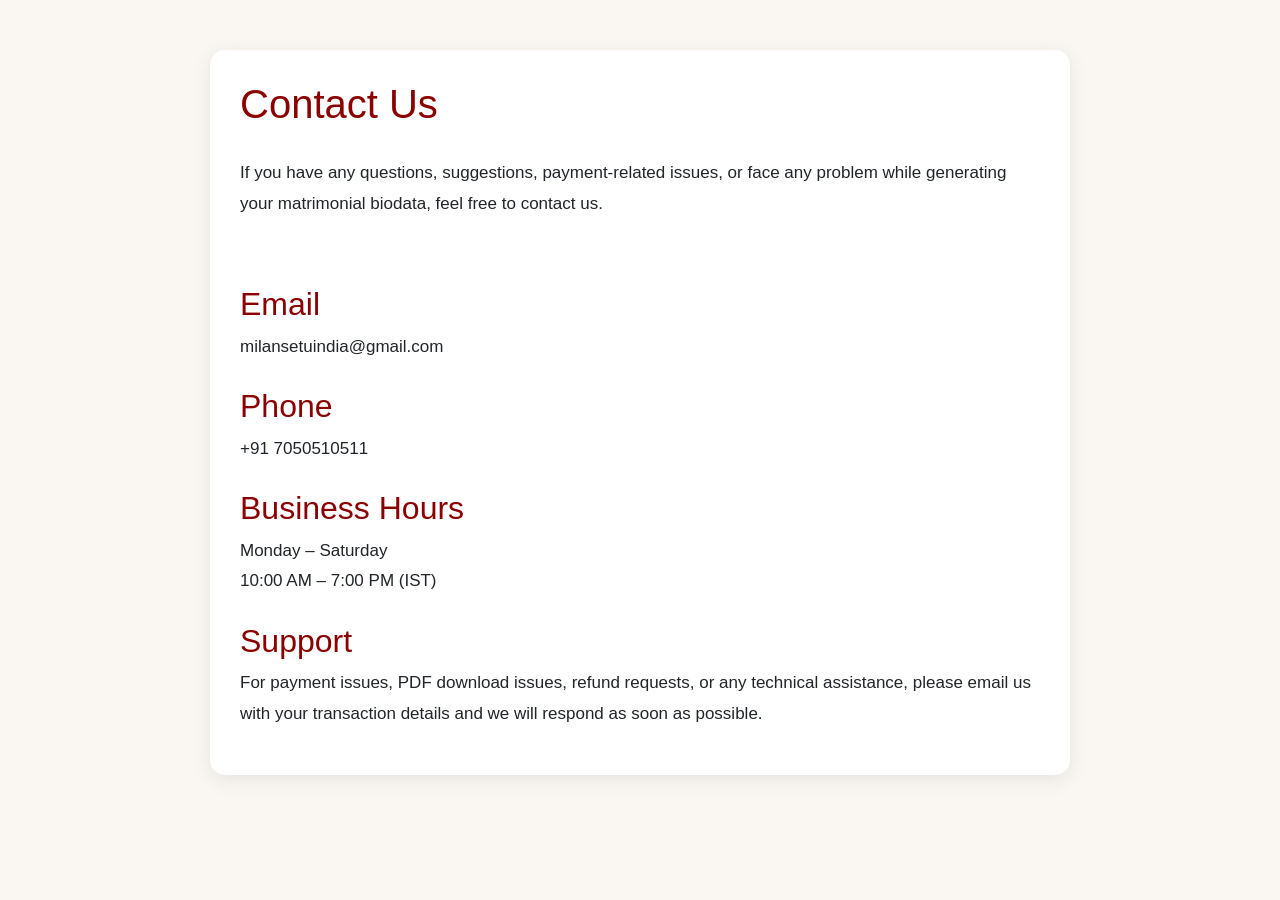
<file: contact.html>
<!DOCTYPE html>
<html lang="en">

<head>

<meta charset="UTF-8">
<meta name="viewport" content="width=device-width, initial-scale=1.0">

<title>Contact Us | Milan Setu</title>

<link href="https://cdn.jsdelivr.net/npm/bootstrap@5.3.7/dist/css/bootstrap.min.css" rel="stylesheet">

<style>

body{
    background:#faf7f2;
    font-family:Arial,sans-serif;
}

.container{
    max-width:900px;
    margin:auto;
    padding:50px 20px;
}

.card{
    border:none;
    border-radius:15px;
    box-shadow:0 5px 20px rgba(0,0,0,.08);
    padding:30px;
}

h1{
    color:#8B0000;
    margin-bottom:30px;
}

h2{
    color:#8B0000;
    margin-top:25px;
}

p{
    font-size:17px;
    line-height:1.8;
}

.contact-box{
    margin-top:25px;
}

</style>

</head>

<body>

<div class="container">

<div class="card">

<h1>Contact Us</h1>

<p>
If you have any questions, suggestions, payment-related issues, or face any problem while generating your matrimonial biodata, feel free to contact us.
</p>

<div class="contact-box">

<h2>Email</h2>

<p>
milansetuindia@gmail.com
</p>

<h2>Phone</h2>

<p>
+91 7050510511
</p>

<h2>Business Hours</h2>

<p>
Monday – Saturday<br>
10:00 AM – 7:00 PM (IST)
</p>

<h2>Support</h2>

<p>
For payment issues, PDF download issues, refund requests, or any technical assistance, please email us with your transaction details and we will respond as soon as possible.
</p>

</div>

</div>

</div>

</body>

</html>
</file>
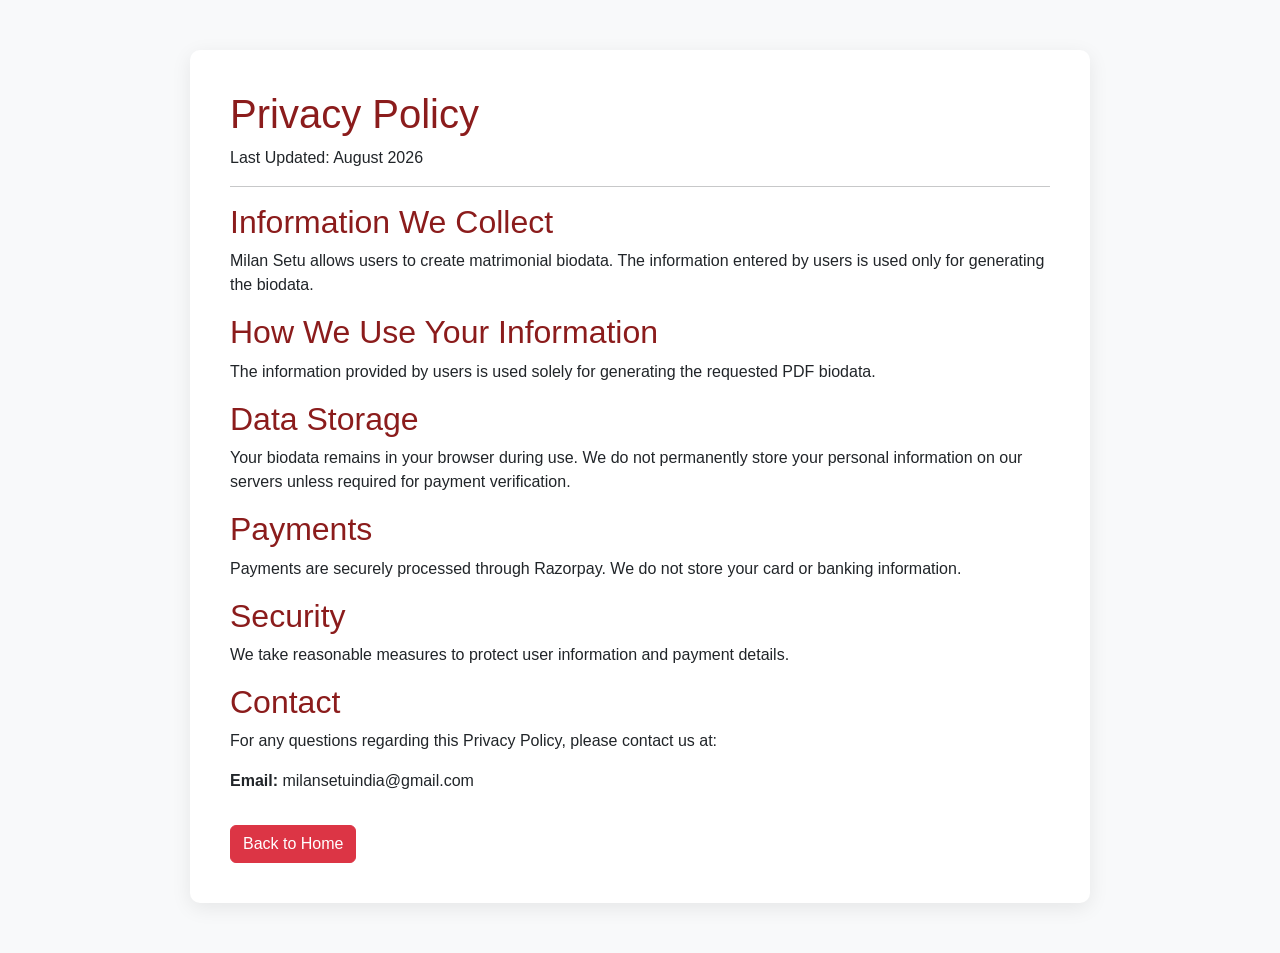
<file: privacy.html>
<!DOCTYPE html>
<html lang="en">
<head>
    <meta charset="UTF-8">
    <meta name="viewport" content="width=device-width, initial-scale=1.0">
    <title>Privacy Policy | Milan Setu</title>

    <link rel="stylesheet"
          href="https://cdn.jsdelivr.net/npm/bootstrap@5.3.7/dist/css/bootstrap.min.css">

    <style>
        body{
            font-family: Arial, sans-serif;
            background:#f8f9fa;
        }

        .container{
            max-width:900px;
            margin:50px auto;
            background:white;
            padding:40px;
            border-radius:10px;
            box-shadow:0 5px 20px rgba(0,0,0,.08);
        }

        h1,h2{
            color:#8b1c1c;
        }
    </style>
</head>

<body>

<div class="container">

<h1>Privacy Policy</h1>

<p>Last Updated: August 2026</p>

<hr>

<h2>Information We Collect</h2>

<p>
Milan Setu allows users to create matrimonial biodata.
The information entered by users is used only for generating the biodata.
</p>

<h2>How We Use Your Information</h2>

<p>
The information provided by users is used solely for generating the requested PDF biodata.
</p>

<h2>Data Storage</h2>

<p>
Your biodata remains in your browser during use. We do not permanently store your personal information on our servers unless required for payment verification.
</p>

<h2>Payments</h2>

<p>
Payments are securely processed through Razorpay. We do not store your card or banking information.
</p>

<h2>Security</h2>

<p>
We take reasonable measures to protect user information and payment details.
</p>

<h2>Contact</h2>

<p>
For any questions regarding this Privacy Policy, please contact us at:
</p>

<p>
<strong>Email:</strong> milansetuindia@gmail.com
</p>

<a href="index.html" class="btn btn-danger mt-3">
Back to Home
</a>

</div>

</body>
</html>
</file>
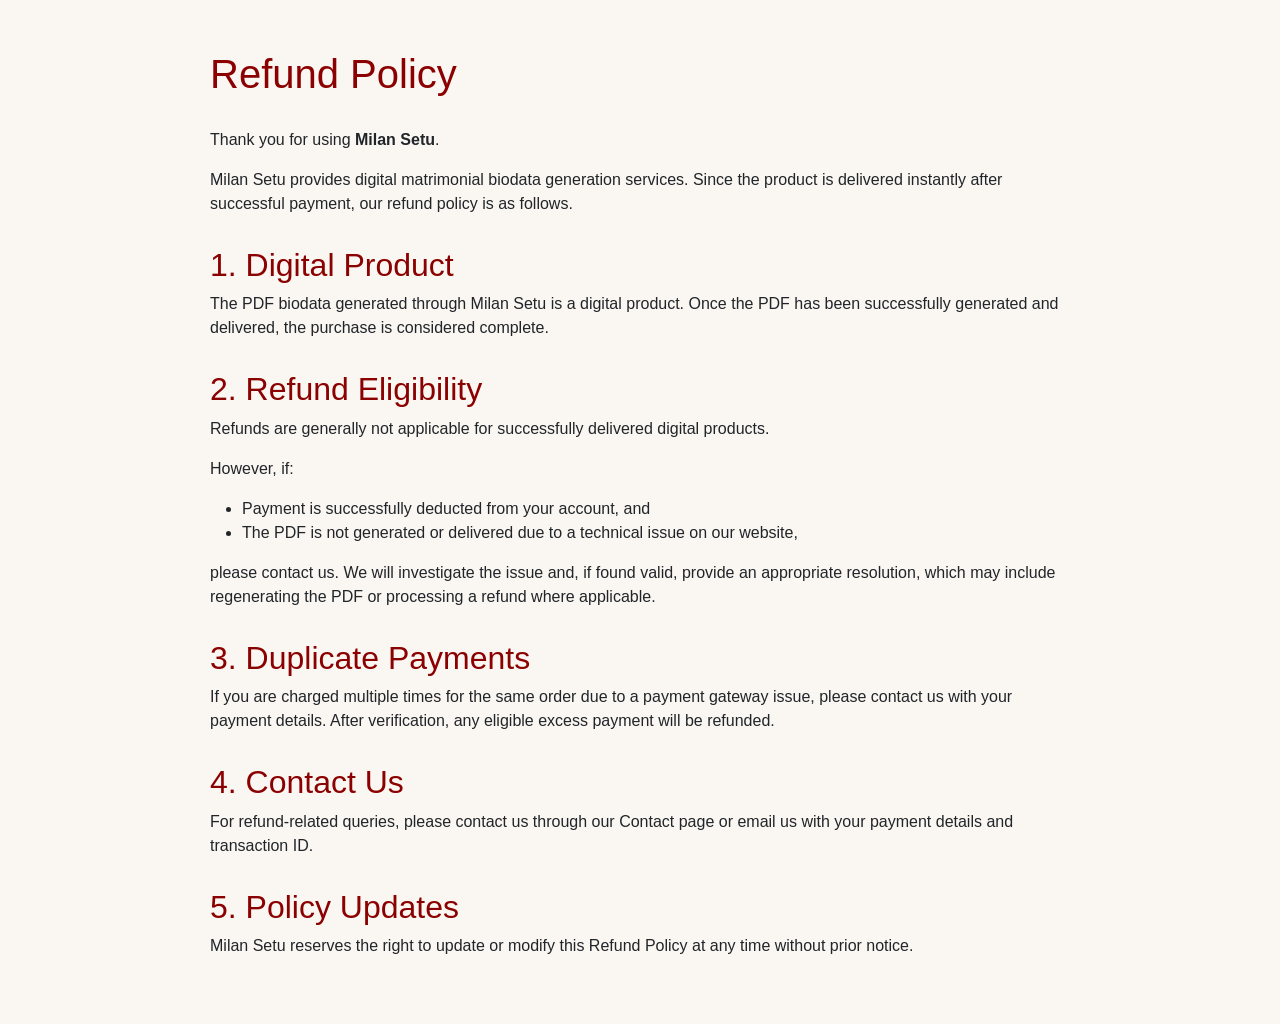
<file: refund.html>
<!DOCTYPE html>
<html lang="en">

<head>

<meta charset="UTF-8">
<meta name="viewport" content="width=device-width, initial-scale=1.0">

<title>Refund Policy | Milan Setu</title>

<link href="https://cdn.jsdelivr.net/npm/bootstrap@5.3.7/dist/css/bootstrap.min.css" rel="stylesheet">

<style>

body{
    background:#faf7f2;
    font-family:Arial,sans-serif;
}

.container{
    max-width:900px;
    margin:auto;
    padding:50px 20px;
}

h1{
    color:#8B0000;
    margin-bottom:30px;
}

h2{
    color:#8B0000;
    margin-top:30px;
}

</style>

</head>

<body>

<div class="container">

<h1>Refund Policy</h1>

<p>
Thank you for using <strong>Milan Setu</strong>.
</p>

<p>
Milan Setu provides digital matrimonial biodata generation services. Since the product is delivered instantly after successful payment, our refund policy is as follows.
</p>

<h2>1. Digital Product</h2>

<p>
The PDF biodata generated through Milan Setu is a digital product. Once the PDF has been successfully generated and delivered, the purchase is considered complete.
</p>

<h2>2. Refund Eligibility</h2>

<p>
Refunds are generally not applicable for successfully delivered digital products.
</p>

<p>
However, if:
</p>

<ul>

<li>Payment is successfully deducted from your account, and</li>

<li>The PDF is not generated or delivered due to a technical issue on our website,</li>

</ul>

<p>
please contact us. We will investigate the issue and, if found valid, provide an appropriate resolution, which may include regenerating the PDF or processing a refund where applicable.
</p>

<h2>3. Duplicate Payments</h2>

<p>
If you are charged multiple times for the same order due to a payment gateway issue, please contact us with your payment details. After verification, any eligible excess payment will be refunded.
</p>

<h2>4. Contact Us</h2>

<p>
For refund-related queries, please contact us through our Contact page or email us with your payment details and transaction ID.
</p>

<h2>5. Policy Updates</h2>

<p>
Milan Setu reserves the right to update or modify this Refund Policy at any time without prior notice.
</p>

</div>

</body>

</html>
</file>
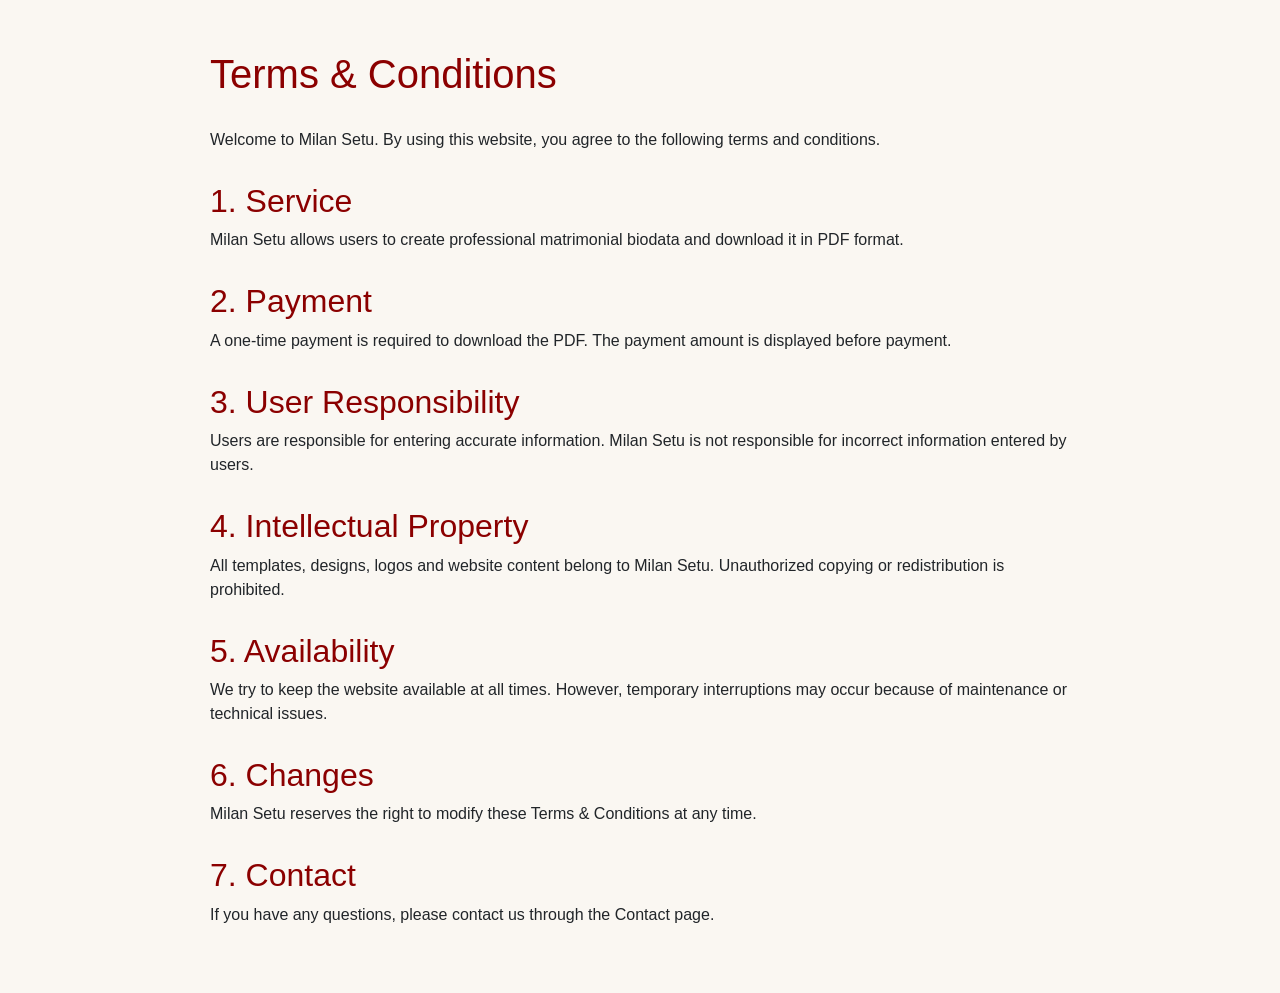
<file: terms.html>
<!DOCTYPE html>
<html lang="en">

<head>

<meta charset="UTF-8">
<meta name="viewport" content="width=device-width, initial-scale=1.0">

<title>Terms & Conditions | Milan Setu</title>

<link href="https://cdn.jsdelivr.net/npm/bootstrap@5.3.7/dist/css/bootstrap.min.css" rel="stylesheet">

<style>

body{
    background:#faf7f2;
    font-family:Arial, sans-serif;
}

.container{

    max-width:900px;
    margin:auto;
    padding:50px 20px;

}

h1{

    color:#8B0000;
    margin-bottom:30px;

}

h2{

    margin-top:30px;

    color:#8B0000;

}

</style>

</head>

<body>

<div class="container">

<h1>Terms & Conditions</h1>

<p>
Welcome to Milan Setu. By using this website, you agree to the following terms and conditions.
</p>

<h2>1. Service</h2>

<p>

Milan Setu allows users to create professional matrimonial biodata and download it in PDF format.

</p>

<h2>2. Payment</h2>

<p>

A one-time payment is required to download the PDF. The payment amount is displayed before payment.

</p>

<h2>3. User Responsibility</h2>

<p>

Users are responsible for entering accurate information. Milan Setu is not responsible for incorrect information entered by users.

</p>

<h2>4. Intellectual Property</h2>

<p>

All templates, designs, logos and website content belong to Milan Setu. Unauthorized copying or redistribution is prohibited.

</p>

<h2>5. Availability</h2>

<p>

We try to keep the website available at all times. However, temporary interruptions may occur because of maintenance or technical issues.

</p>

<h2>6. Changes</h2>

<p>

Milan Setu reserves the right to modify these Terms & Conditions at any time.

</p>

<h2>7. Contact</h2>

<p>

If you have any questions, please contact us through the Contact page.

</p>

</div>

</body>

</html>
</file>
